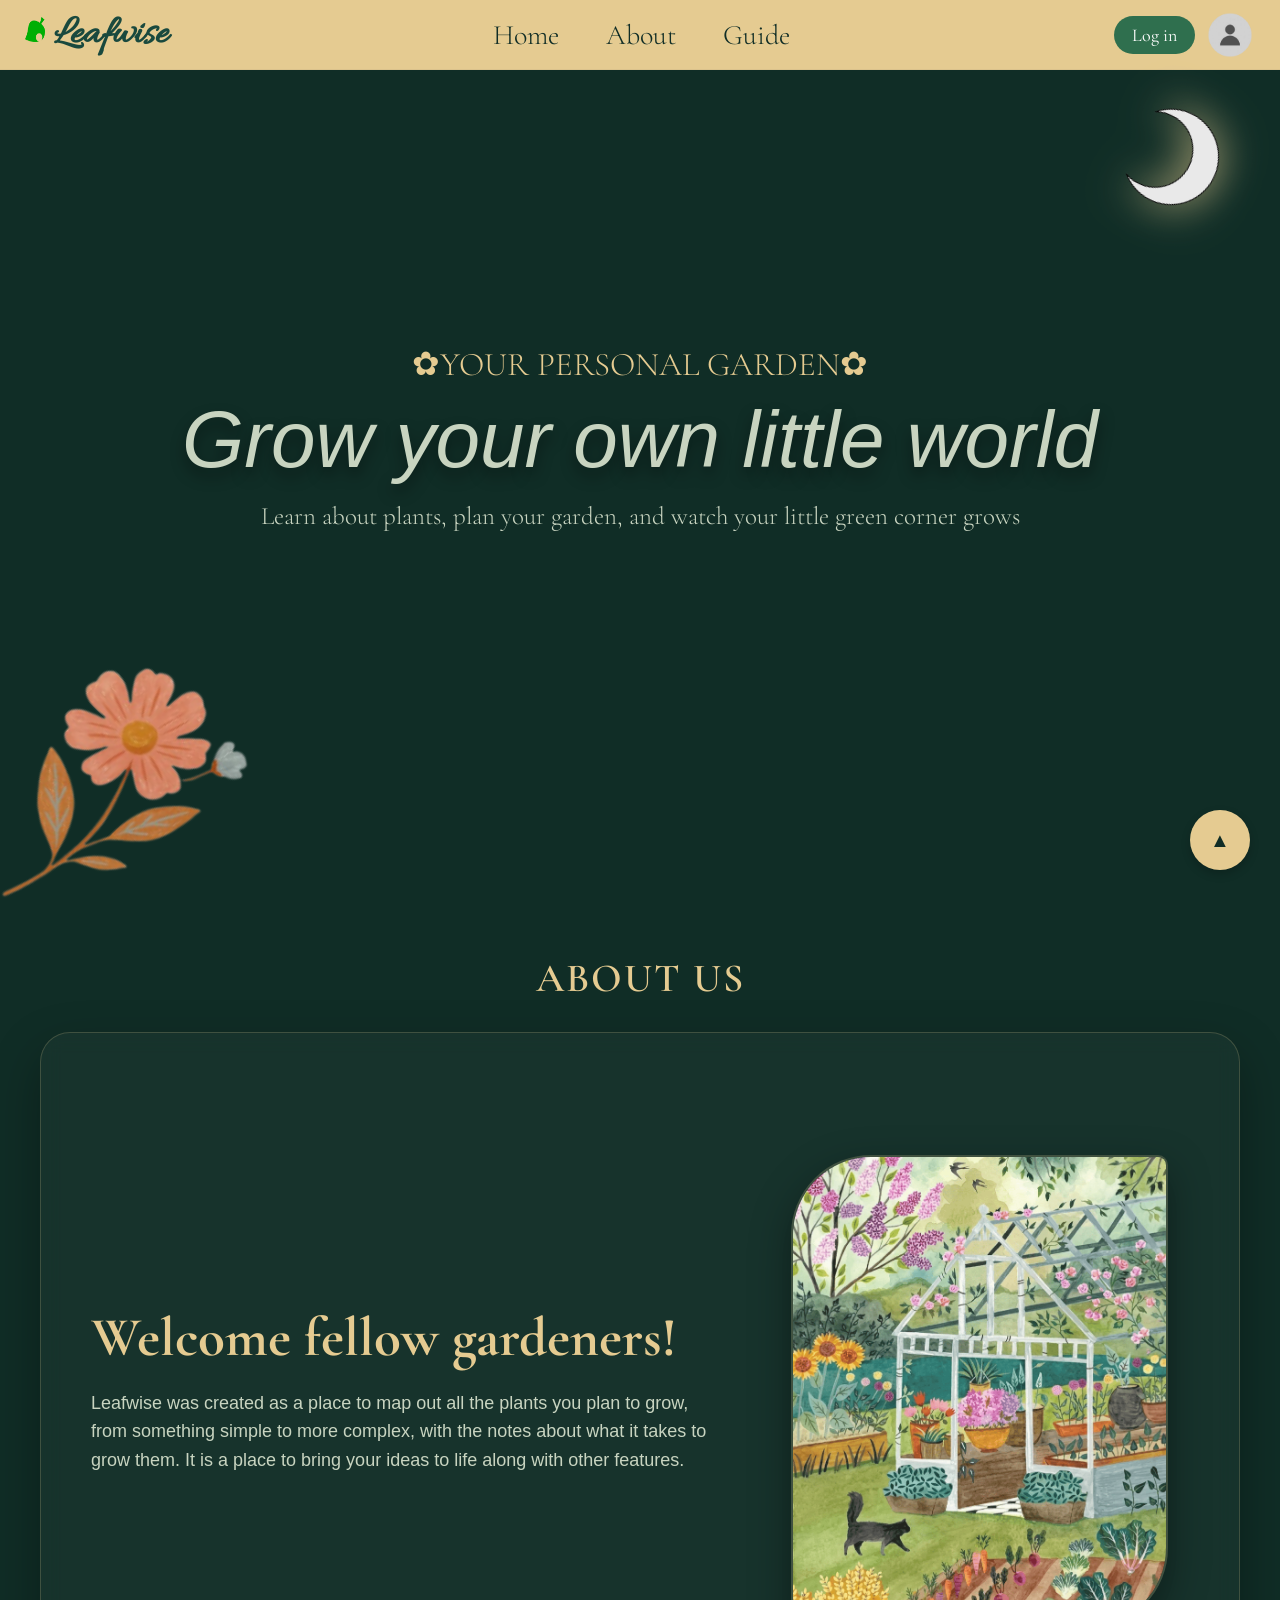
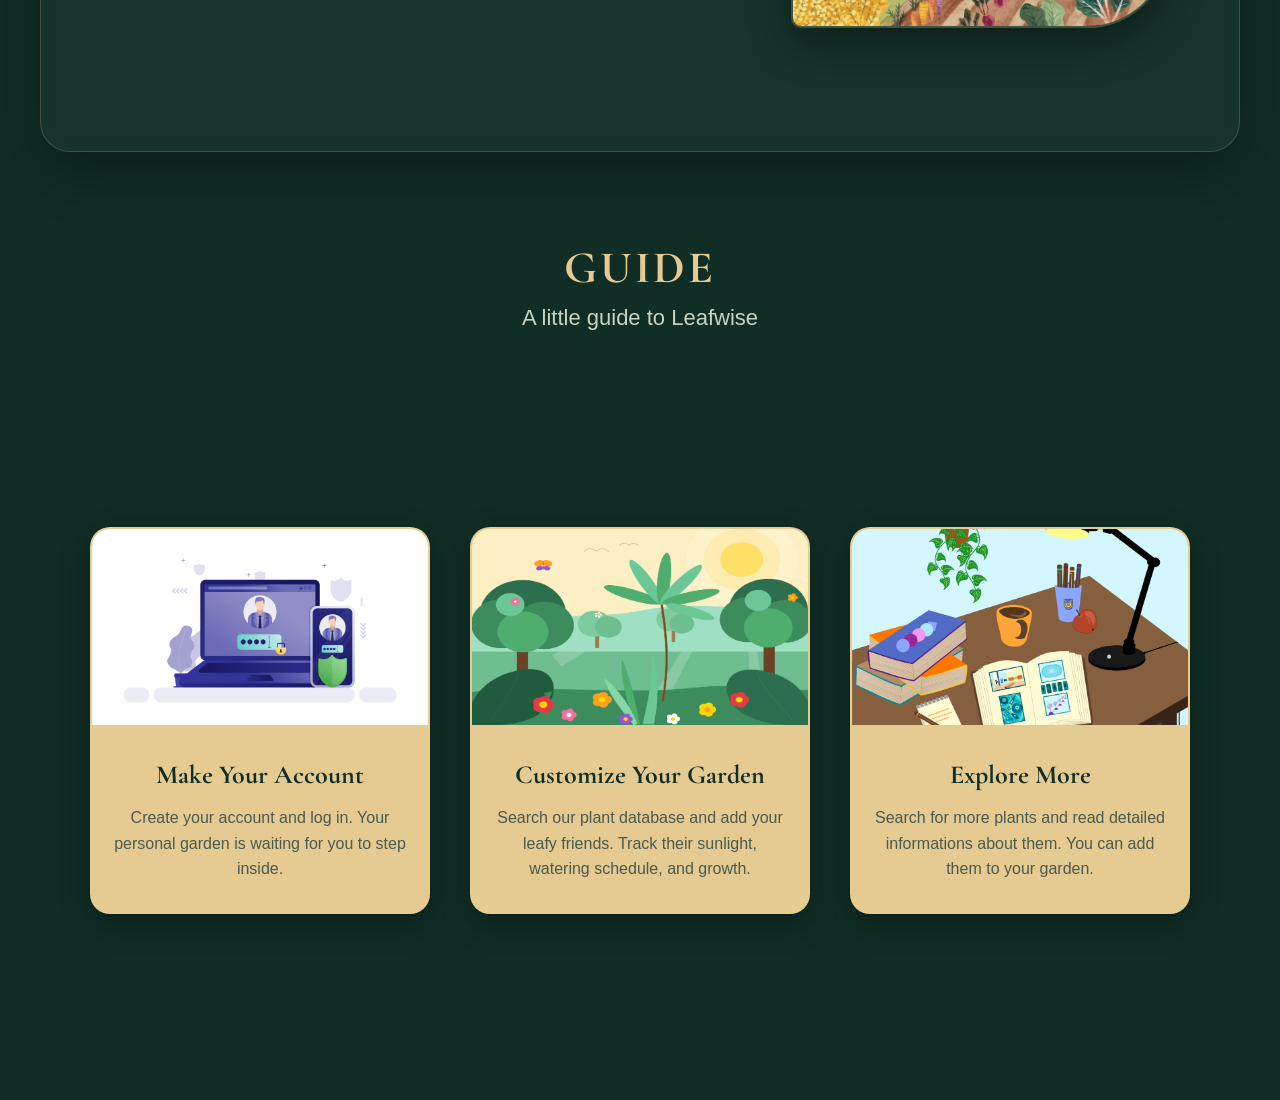
<file: before_login.html>
<!DOCTYPE html>
<html lang="en">
<head>
    <meta charset="UTF-8">
    <meta name="viewport" content="width=device-width, initial-scale=1.0">
    <title>Leafwise - Track Your Plants</title>
    <link rel="preconnect" href="https://fonts.googleapis.com">
    <link rel="preconnect" href="https://fonts.gstatic.com" crossorigin>
    <link href="https://fonts.googleapis.com/css2?family=Allura&family=Bpmf+Huninn&family=Cormorant+Garamond:ital,wght@0,300..700;1,300..700&display=swap" rel="stylesheet">
    <link rel="icon" href="assets/Leaf.png">
    <link rel="stylesheet" href="style.css">
</head>
<body>
    <section>
        <section id="top" class="home">
            <header>
                <nav class="nav1">
                    <div class="leafwise">
                        <img id="logo" src="assets/Leaf.png" alt="🍀">
                        <a id="leafwise" href="before_login.html">Leafwise</a>
                    </div>
                    <div class="nav1middle">
                        <a href="#top">Home</a>
                        <a href="#about">About</a>
                        <a href="#guide">Guide</a>
                    </div>
                    <div class="navright">
                        <a id="loginnav" href="login.html">Log in</a>
                        <img id="userpict" src="assets/whitethemeduser.png" alt="👤">
                    </div>
                </nav>
            </header>
            <img id="moon" src="assets/moon.png" alt="">
            <div class="homepage">
                <p id="ypg">✿YOUR PERSONAL GARDEN✿</p>
                <h1 id="MyGarden">Grow your own little world</h1>
                <p id="description">Learn about plants, plan your garden, and watch your little green corner grows</p>    
            </div>
            <img id="flower1" src="assets/flower1.png" alt="">
            <div class="particles">
                <div class="particle p1"></div>
                <div class="particle p2"></div>
                <div class="particle p3"></div>
                <div class="particle p4"></div>
                <div class="particle p5"></div>
                <div class="particle p6"></div>
                <div class="particle p7"></div>
                <div class="particle p8"></div>
                <div class="particle p9"></div>
                <div class="particle p10"></div>
                <div class="particle p11"></div>
                <div class="particle p12"></div>
                <div class="particle p13"></div>
                <div class="particle p14"></div>
                <div class="particle p15"></div>
            </div>
        </section>

        <section id="about" class="about">
            <header class="about-header">
                <h1 id="aboutus">ABOUT US</h1>
            </header>
            <div class="allabout">
                <div class="left">
                    <h1 id="welcome">Welcome fellow gardeners!</h1>
                    <p id="abt">Leafwise was created as a place to map out all the plants you plan to grow, from something simple to more complex, with the notes about what it takes to grow them. It is a place to bring your ideas to life along with other features.</p>
                </div>
        
                <div class="right">
                    <img src="assets/garden1.png" alt="🍀">
                </div>
            </div>
            
        </section>

        <section id="guide" class="guide">
            <div class="guide-header">
                <h1>GUIDE</h1>
                <p>A little guide to Leafwise</p>
            </div>
        
            <div class="stepbystep">
                <div class="step-card">
                    <img src="assets/loginimg.png" alt="🍀">
                    <div class="step-content">
                        <h3>Make Your Account</h3>
                        <p>Create your account and log in. Your personal garden is waiting for you to step inside.</p>
                    </div>
                </div>
                <div class="step-card">
                    <img src="assets/personalgardenn.png" alt="🍀">
                    <div class="step-content">
                        <h3>Customize Your Garden</h3>
                        <p>Search our plant database and add your leafy friends. Track their sunlight, watering schedule, and growth.</p>
                    </div>
                </div>
                <div class="step-card">
                    <img src="assets/wikis.png" alt="🍀">
                    <div class="step-content">
                        <h3>Explore More</h3>
                        <p>Search for more plants and read detailed informations about them. You can add them to your garden.</p>
                    </div>
                </div>
            </div>
            
        </section>

    </section>

    <a href="#top" id="topp">▲</a>
</body>
</html>
</file>
<file: style.css>
* /* default style for all */
{
    margin: 0px;
    padding: 0px;
    box-sizing: border-box;
}

html
{
  scroll-behavior: smooth;
}

section
{
  height: 100vh;

}

/*BEFORE LOGIN*/
.home 
{
  background-color: #102D26;
  position: relative;
  overflow: hidden;  
}

#logo
{
  height: 25px;
  width: 25px;
  padding-right: 5px;
}

#leafwise 
{
  font-size: 40px;
  font-family: "Allura", cursive;
  font-weight: 800;
  text-decoration: none;
  color: #19493e;
  display: inline-block;
  transition: all 0.2s ease-in-out;
}

#leafwise:hover 
{
  color: #2f6f4e; 
  text-shadow: 
    0 0 10px rgba(229, 203, 145, 0.6), 
    0 0 20px rgba(47, 111, 78, 0.4);   
    
}

.nav1
{
  display: flex;
  justify-content: space-between;
  align-items: center;
  padding: 0px 25px;
  background-color: #e5cb91;
  border-bottom: 1px solid #dbc28c;
  height: 70px;
}

.nav1middle
{
  font-size: 28px;
  font-family: "Cormorant Garamond", serif;
  font-optical-sizing: auto;
  font-weight: 200;
  font-style: normal;
}

.nav1middle a 
{
  display: inline-block;
  text-decoration: none;
  color: #102D26;
  transition: transform 0.1s cubic-bezier(0.175, 0.885, 0.32, 1.275), color 0.3s ease;
  margin: 20px;
}

.nav1middle a:hover 
{
  transform: translateY(-4px) rotate(-3deg);
  color: #2f6f4e;
}

.navright
{
  display: flex;
  align-items: center;
  gap: 10px;
}

#loginnav
{
  padding: 8px 18px;
  background-color: #2f6f4e;
  color: #fff;
  text-decoration: none;
  border-radius: 999px;
  font-family: "Cormorant Garamond", serif;
  font-size: 18px;
  transition: all 0.2s ease;
}
  
#loginnav:hover 
{
  background-color: #367e5a;
  transform: translateY(-2px);
  box-shadow: 0 6px 0px #102D26;
}
  
#loginnav:active 
{
  transform: translateY(2px);
  box-shadow: 0 2px 0px #102D26; 
}

#userpict
{
  height: 50px;
  width: 50px;

}

.homepage
{
  display: flex;
  flex-direction: column;
  justify-content: center;
  align-items: center;
  text-align: center;
  height: calc(100vh - 70px);
  padding-bottom: 15vh;
  animation: floatText 6s ease-in-out infinite;

}

.homepage p
{
  font-family: "Cormorant Garamond", serif;
  font-weight: 300; 

}

#ypg
{
  margin-top: 40px;
  font-size: 33px;
  margin-bottom: 10px;
  color: #e5cb91;
}

#MyGarden
{
  font-family: "Bpmf Huninn", sans-serif;
  font-weight: 400;
  font-style: italic;
  font-size: 80px;
  color: #c8d4c0;
  text-shadow: 0px 8px 15px rgba(0, 0, 0, 0.4); 
  
}
#description
{
  font-size: 25px;
  margin-top: 15px;
  color: #c8d4c0;

}

#flower1
{
  height: 350px;
  position: absolute;
  bottom: -70px;
  left: -20px;
  transform: rotate(45deg);
}

#moon {
  height: 100px;
  position: absolute;
  top: 110px;
  right: 60px; 
  transform: rotate(25deg);
  filter: drop-shadow(0 0 20px rgba(229, 203, 145, 0.8));
}

@keyframes floatText {
  0%, 100% { transform: translateY(0); }
  50% { transform: translateY(-10px); }
}

.particles {
  position: absolute;
  top: 0;
  left: 0;
  width: 100%;
  height: 100%;
  pointer-events: none;
  z-index: 1; 
}

.particle {
  position: absolute;
  background-color: #e5cb91;
  border-radius: 50%;
  box-shadow: 0 0 10px #e5cb91, 0 0 20px #e5cb91;
  opacity: 0;
  animation: floatParticle 12s infinite linear;
}

.p1  { width: 4px; height: 4px; top: 80%; left: 10%; animation-duration: 14s; animation-delay: 0s; }
.p2  { width: 6px; height: 6px; top: 60%; left: 20%; animation-duration: 11s; animation-delay: 2s; }
.p3  { width: 3px; height: 3px; top: 90%; left: 30%; animation-duration: 18s; animation-delay: 4s; }
.p4  { width: 5px; height: 5px; top: 70%; left: 40%; animation-duration: 15s; animation-delay: 1s; }
.p5  { width: 7px; height: 7px; top: 85%; left: 50%; animation-duration: 13s; animation-delay: 5s; }
.p6  { width: 4px; height: 4px; top: 50%; left: 60%; animation-duration: 16s; animation-delay: 3s; }
.p7  { width: 6px; height: 6px; top: 95%; left: 70%; animation-duration: 12s; animation-delay: 7s; }
.p8  { width: 3px; height: 3px; top: 75%; left: 80%; animation-duration: 20s; animation-delay: 2s; }
.p9  { width: 5px; height: 5px; top: 65%; left: 90%; animation-duration: 15s; animation-delay: 6s; }
.p10 { width: 4px; height: 4px; top: 40%; left: 15%; animation-duration: 17s; animation-delay: 8s; }
.p11 { width: 6px; height: 6px; top: 30%; left: 35%; animation-duration: 13s; animation-delay: 1s; }
.p12 { width: 3px; height: 3px; top: 55%; left: 55%; animation-duration: 19s; animation-delay: 4s; }
.p13 { width: 5px; height: 5px; top: 20%; left: 75%; animation-duration: 14s; animation-delay: 3s; }
.p14 { width: 4px; height: 4px; top: 10%; left: 85%; animation-duration: 16s; animation-delay: 5s; }
.p15 { width: 7px; height: 7px; top: 45%; left: 5%;  animation-duration: 12s; animation-delay: 9s; }

@keyframes floatParticle {
  0% { 
    transform: translateY(0) translateX(0) scale(1); 
    opacity: 0; 
  }
  10% { opacity: 0.8; }
  90% { opacity: 0.8; }
  100% { 
    /* Drifts upwards and slightly right */
    transform: translateY(-150px) translateX(50px) scale(1.5); 
    opacity: 0; 
  }
}

/*PAGE 2 BEFORE LOGIN = ABOUT*/

.about 
{
  box-sizing: border-box;
  height: 100vh;
  background-color: #102D26;
  display: flex;
  flex-direction: column;
  justify-content: center;  
}
  
.about-header 
{
  display: flex;
  justify-content: center;
  align-items: center;
  padding: 5px 20px 30px 20px;
}

#aboutus 
{
  font-family: "Cormorant Garamond", serif;
  font-weight: 600;
  font-size: 40px;
  color: #e5cb91;
  letter-spacing: 2px;
  margin: 0;
}

.allabout 
{
  display: grid;
  grid-template-columns: 3fr 2fr;
  gap: 50px;
  align-items: center;
  max-width: 1200px;
  width: 100%;
  height: 80%;
  margin: 0 auto;
  padding: 50px;
  box-sizing: border-box;
  background: rgba(255, 255, 255, 0.03);
  backdrop-filter: blur(10px);
  border: 1px solid rgba(229, 203, 145, 0.2);
  border-radius: 30px;
  box-shadow: 0 20px 50px rgba(0, 0, 0, 0.3);
}

div.left 
{
  display: flex;
  flex-direction: column;
  justify-content: center;
  align-items: flex-start;
}

#welcome 
{
  font-family: "Cormorant Garamond", serif;
  font-weight: 700;
  font-size: 55px;
  color: #e5cb91;
  margin-bottom: 20px;
  line-height: 1.1;
}

#abt 
{
  font-family: "Bpmf Huninn", sans-serif;
  font-size: 18px;
  color: #c8d4c0;
  line-height: 1.6;
  margin: 0;
}

div.right 
{
  display: flex;
  justify-content: center;
  align-items: center;
}

.right img 
{
  width: 90%;
  max-height: 65vh;  
  object-fit: cover;
  border-radius: 80px 10px 80px 10px;
  box-shadow: 0 15px 40px rgba(0, 0, 0, 0.4);
  border: 2px solid rgba(229, 203, 145, 0.2);
}
/*PAGE 3 BEFORE LOGIN = GUIDE*/
.guide
{
  background-color: #102D26; 
  min-height: calc(100vh - 70px);
  display: flex;
  flex-direction: column;
  align-items: center;
  padding: 40px 20px;
  box-sizing: border-box;
}

.guide-header 
{
  display: flex;    
  flex-direction: column;
  justify-content: center;
  align-items: center;
  text-align: center;
  margin-bottom: 50px;
}

.guide-header h1 
{
  font-family: "Cormorant Garamond", serif;
  font-size: 45px;
  font-weight: 700;
  color: #e5cb91;
  letter-spacing: 3px;
  margin: 0 0 10px 0;
}

.guide-header p 
{
  font-family: "Bpmf Huninn", sans-serif;
  font-size: 22px;
  color: #c8d4c0;
  margin: 0;
}

.stepbystep 
{
  display: grid;
  grid-template-columns: repeat(3, 1fr); 
  gap: 40px;
  width: 100%;
  max-width: 1100px;
  flex: 1;
  align-content: center;
}

.step-card 
{
  display: flex;
  flex-direction: column;
  background-color: #e5cb91; 
  border-radius: 20px;
  overflow: hidden;
  box-shadow: 0 10px 30px rgba(0, 0, 0, 0.3);
  border: 2px solid rgba(229, 203, 145, 0.2);
  transition: transform 0.3s ease, box-shadow 0.3s ease;
}

.step-card:hover 
{
  transform: translateY(-10px);
  box-shadow: 0 20px 40px rgba(0, 0, 0, 0.5), 0 0 20px rgba(229, 203, 145, 0.2);
}

.step-card img 
{
  width: 100%;
  height: 200px;
  object-fit: cover;
  border-bottom: 4px solid #e5cb91; 
}

.step-content 
{
  padding: 30px 20px;
  text-align: center;
  flex-grow: 1;
}

.step-content h3 
{
  font-family: "Cormorant Garamond", serif;
  font-size: 26px;
  font-weight: 700;
  color: #102D26; 
  margin: 0 0 15px 0;
}

.step-content p 
{
  font-family: "Bpmf Huninn", sans-serif;
  font-size: 16px;
  line-height: 1.6;
  color: #4a5a4e; 
  margin: 0;
}
  

/*UP BUTTON*/
/* From Uiverse.io by TimTrayler */ 
#topp 
{
  --hover-shadows: 0px 0px 25px 5px rgba(229, 203, 145, 0.6);
  --accent: #e5cb91; 
  font-weight: bold;
  font-size: 20px;
  width: 60px;
  height: 60px;
  border-radius: 50%; 
  border: none;
  background-color: #e5cb91;
  cursor: pointer;
  color: #102D26;
  display: flex;
  justify-content: center;
  align-items: center;
  text-decoration: none;
  transition: box-shadow ease-in-out 0.4s, background-color ease-in-out 0.3s, color ease-in-out 0.3s, transform ease-in-out 0.1s;
  box-shadow: 0 4px 10px rgba(0, 0, 0, 0.2);
  position: fixed;
  bottom: 30px;
  right: 30px;
  z-index: 3;
}

#topp:hover 
{
  box-shadow: var(--hover-shadows);
}

#topp:active 
{
  box-shadow: var(--hover-shadows), var(--accent) 0px 0px 30px 5px;
  background-color: #102D26;
  color: #e5cb91; 
  transform: scale(0.9);
}

/*LOGIN PAGE FRON UIVERSE.IO*/
.loginpage 
{
  background-color: #27997e;
  height: 100vh; 
  display: flex;
  justify-content: center; 
  align-items: center;     
}

.wrapper 
{
  --input-focus: #e5cb91; 
  --font-color: #c9dabe;  
  --font-color-sub: #7fa88c; 
  --bg-color: #e5cb91;    

  --main-color: #102D26;   
  
  display: flex; 
  flex-direction: column;
  align-items: center;
  justify-content: center;
  position: relative;

}

.switch 
{
  transform: translateY(-200px);
  position: relative;
  display: flex;
  flex-direction: column;
  justify-content: center;
  align-items: center;
  gap: 30px;
  width: 50px;
  height: 20px;
}

.card-side::before 
{
  position: absolute;
  content: 'Log in';
  left: -70px;
  top: 0;
  width: 100px;
  text-decoration: underline;
  color: #102D26; 
  font-weight: 600;
}

.card-side::after 
{
  position: absolute;
  content: 'Sign up';
  left: 70px;
  top: 0;
  width: 100px;
  text-decoration: none;
  color: #102D26;
  font-weight: 600;
}

.toggle 
{
  opacity: 0;
  width: 0;
  height: 0;
}

.slider 
{
  box-sizing: border-box;
  border-radius: 5px;
  border: 2px solid var(--main-color);
  box-shadow: 4px 4px var(--main-color);
  position: absolute;
  cursor: pointer;
  top: 0;
  left: 0;
  right: 0;
  bottom: 0;
  background-color: #e5cb91; 
  transition: 0.3s;
}

.slider:before 
{
  box-sizing: border-box;
  position: absolute;
  content: "";
  height: 20px;
  width: 20px;
  border: 2px solid var(--main-color);
  border-radius: 5px;
  left: -2px;
  bottom: 2px;
  background-color: var(--bg-color);
  box-shadow: 0 3px 0 var(--main-color);
  transition: 0.3s;
}

.toggle:checked + .slider 
{
  background-color: #2f6f4e;
}

.toggle:checked + .slider:before 
{
  transform: translateX(30px);
}

.toggle:checked ~ .card-side:before 
{
  text-decoration: none;
}

.toggle:checked ~ .card-side:after 
{
  text-decoration: underline;
}

.flip-card__inner 
{
  width: 300px;
  height: 350px;
  position: relative;
  background-color: transparent;
  perspective: 1000px;
  text-align: center;
  transition: transform 0.8s;
  transform-style: preserve-3d;
}

.toggle:checked ~ .flip-card__inner 
{
  transform: rotateY(180deg);
}

.toggle:checked ~ .flip-card__front 
{
  box-shadow: none;
}

.flip-card__front, .flip-card__back 
{
  padding: 20px;
  position: absolute;
  display: flex;
  flex-direction: column;
  justify-content: center;
  -webkit-backface-visibility: hidden;
  backface-visibility: hidden;
  background: #19493e;
  gap: 20px;
  border-radius: 5px;
  border: 2px solid var(--main-color);
  box-shadow: 4px 4px var(--main-color);
}

.flip-card__back 
{
  width: 100%;
  transform: rotateY(180deg);
}

.flip-card__form 
{
  display: flex;
  flex-direction: column;
  align-items: center;
  gap: 20px;
}

.title 
{
  margin: 20px 0 20px 0;
  font-size: 25px;
  font-weight: 900;
  text-align: center;
  color: var(--font-color);
}

.flip-card__input 
{
  width: 250px;
  height: 40px;
  border-radius: 5px;
  border: 2px solid var(--main-color);
  background-color: #fff;
  box-shadow: 4px 4px var(--main-color);
  font-size: 15px;
  font-weight: 600;
  color: #102D26;
  padding: 5px 10px;
  outline: none;
}

.flip-card__input::placeholder 
{
  color: var(--font-color-sub);
  opacity: 0.8;
}

.flip-card__input:focus 
{
  border: 2px solid var(--input-focus);
}

.flip-card__btn:active, .button-confirm:active 
{
  box-shadow: 0px 0px var(--main-color);
  transform: translate(3px, 3px);
}

.flip-card__btn 
{
  margin: 20px 0 20px 0;
  width: 120px;
  height: 40px;
  border-radius: 5px;
  border: 2px solid var(--main-color);
  background-color: #e5cb91; 
  box-shadow: 4px 4px var(--main-color);
  font-size: 17px;
  font-weight: 600;
  color: #102D26; 
  cursor: pointer;
}

/*BACK BUTTON IN LOGIN PAGE (also from uiverse)*/

#back 
{
  --hover-shadows: 0px 0px 25px 5px rgba(47, 111, 78, 0.6);
  --accent: #2f6f4e;
  
  font-weight: bold;
  font-size: 20px; 
  padding: 12px 24px;
  
  border-radius: 999px;
  
  background-color: #275e42;
  cursor: pointer;
  color: white;

  display: flex;
  justify-content: center;
  align-items: center;
  text-decoration: none;

  transition: box-shadow ease-in-out 0.4s, background-color ease-in-out 0.3s, transform ease-in-out 0.1s;

  position: fixed;
  top: 30px;
  left: 30px;
  z-index: 999;
}

#back:hover 
{
  box-shadow: var(--hover-shadows);
}

#back:active 
{
  box-shadow: var(--hover-shadows), var(--accent) 0px 0px 30px 5px;
  background-color: var(--accent);
  transform: scale(0.9); 
}


/*AFTER LOGIN FILE*/

.post-home 
{
  background-color: #102D26;
  position: relative;
  overflow: hidden;
}

.post-nav 
{
  display: flex;
  justify-content: space-between;
  align-items: center;
  padding: 0px 20px;
  background-color: #e5cb91;
  border-bottom: 1px solid #ddd;
  height: 70px;
}

#post-logo 
{
  height: 25px;
  width: 25px;
  padding-right: 5px;
}

#post-leafwise 
{
  font-size: 40px;
  font-family: "Allura", cursive;
  font-weight: 800;
  text-decoration: none;
  color: #19493e;
  display: inline-block;
  transition: all 0.2s ease-in-out;
}

#post-leafwise:hover 
{
  color: #2f6f4e;
  text-shadow:
  0 0 10px rgba(229, 203, 145, 0.6),
  0 0 20px rgba(47, 111, 78, 0.4);
}

.post-nav-links 
{
  font-size: 30px;
  font-family: "Cormorant Garamond", serif;
  font-optical-sizing: auto;
  font-weight: 200;
  font-style: normal;
}

.post-nav-links a 
{
  display: inline-block;
  padding: 40px;
  text-decoration: none;
  color: #102D26;
  transition: transform 0.1s cubic-bezier(0.175, 0.885, 0.32, 1.275), color 0.3s ease;
}

.post-nav-links a:hover 
{
  transform: translateY(-4px) rotate(-3deg);
  color: #2f6f4e;
}

.post-nav-right 
{
  position: relative;
  display: flex;
  justify-content: space-between;
  align-items: center;
  gap: 10px;
  margin-left: 60px;
}

.post-hero 
{
  display: flex;
  flex-direction: column;
  justify-content: center;
  align-items: center;
  text-align: center;
  min-height: calc(100vh - 70px);
  padding-bottom: 15vh;
  animation: postFloatText 6s ease-in-out infinite;
}

.post-hero p 
{
  font-family: "Cormorant Garamond", serif;
  font-weight: 300;
}

#post-kicker 
{
  margin-top: 40px;
  font-size: 33px;
  margin-bottom: 10px;
  color: #e5cb91;
}

#post-title 
{
  font-family: "Bpmf Huninn", sans-serif;
  font-weight: 400;
  font-style: italic;
  font-size: 80px;
  color: #c8d4c0;
  text-shadow: 0px 8px 15px rgba(0, 0, 0, 0.4);
}

#post-subtitle 
{
  font-size: 25px;
  margin-top: 15px;
  color: #c8d4c0;
  }

/*button my garden from uiverse*/
#post-cta 
{
  padding-left: 25px;
  padding-right: 25px;
  padding-bottom: 15px;
  padding-top: 15px;
  margin-top: 40px;
  border-radius: 9px;
  background: #e5cb91;
  border: none;
  font-family: inherit;
  font-weight: 600;
  font-size: 22px;
  color: #102D26;
  text-align: center;
  cursor: pointer;
  transition: 0.4s;
}

#post-cta a
{
  text-decoration: none;
  color: #102D26;
}

#post-cta:hover { box-shadow: 0px 0px 35px 8px rgba(235, 208, 150, 0.5); }
#post-cta:active {
transform: scale(0.97);
box-shadow: 0px 0px 45px 10px rgba(235, 208, 150, 0.7);
}

#post-flower 
{
  height: 350px;
  position: absolute;
  bottom: -70px;
  left: -20px;
  transform: rotate(45deg);
}

@keyframes postFloatText 
{
  0%, 100% { transform: translateY(0); }
  50% { transform: translateY(-10px); }
}

#post-moon 
{
  height: 100px;
  position: absolute;
  top: 110px;
  right: 60px;
  transform: rotate(25deg);
  filter: drop-shadow(0 0 20px rgba(229, 203, 145, 0.8));
}

.post-particles 
{
  position: absolute;
  top: 0;
  left: 0;
  width: 100%;
  height: 100%;
  pointer-events: none;
  z-index: 1;
}

.post-particle 
{
  position: absolute;
  background-color: #e5cb91;
  border-radius: 50%;
  box-shadow: 0 0 10px #e5cb91, 0 0 20px #e5cb91;
  opacity: 0;
  animation: postFloatParticle 12s infinite linear;
}

.post-p1  { width: 4px; height: 4px; top: 80%; left: 10%; animation-duration: 14s; animation-delay: 0s; }
.post-p2  { width: 6px; height: 6px; top: 60%; left: 20%; animation-duration: 11s; animation-delay: 2s; }
.post-p3  { width: 3px; height: 3px; top: 90%; left: 30%; animation-duration: 18s; animation-delay: 4s; }
.post-p4  { width: 5px; height: 5px; top: 70%; left: 40%; animation-duration: 15s; animation-delay: 1s; }
.post-p5  { width: 7px; height: 7px; top: 85%; left: 50%; animation-duration: 13s; animation-delay: 5s; }
.post-p6  { width: 4px; height: 4px; top: 50%; left: 60%; animation-duration: 16s; animation-delay: 3s; }
.post-p7  { width: 6px; height: 6px; top: 95%; left: 70%; animation-duration: 12s; animation-delay: 7s; }
.post-p8  { width: 3px; height: 3px; top: 75%; left: 80%; animation-duration: 20s; animation-delay: 2s; }
.post-p9  { width: 5px; height: 5px; top: 65%; left: 90%; animation-duration: 15s; animation-delay: 6s; }
.post-p10 { width: 4px; height: 4px; top: 40%; left: 15%; animation-duration: 17s; animation-delay: 8s; }
.post-p11 { width: 6px; height: 6px; top: 30%; left: 35%; animation-duration: 13s; animation-delay: 1s; }
.post-p12 { width: 3px; height: 3px; top: 55%; left: 55%; animation-duration: 19s; animation-delay: 4s; }
.post-p13 { width: 5px; height: 5px; top: 20%; left: 75%; animation-duration: 14s; animation-delay: 3s; }
.post-p14 { width: 4px; height: 4px; top: 10%; left: 85%; animation-duration: 16s; animation-delay: 5s; }
.post-p15 { width: 7px; height: 7px; top: 45%; left: 5%;  animation-duration: 12s; animation-delay: 9s; }

@keyframes postFloatParticle 
{
  0% {
  transform: translateY(0) translateX(0) scale(1);
  opacity: 0;
  }
  10% { opacity: 0.8; }
  90% { opacity: 0.8; }
  100% {

  transform: translateY(-150px) translateX(50px) scale(1.5);
  opacity: 0;
  }
}

/*USER DROPDOWN (after login)*/
.navright { position: relative; }

.user-menu {
  position: absolute;
  top: calc(100% + 14px);
  right: 0;
  min-width: 170px;
  padding: 10px;
  display: flex;
  flex-direction: column;
  gap: 8px;
  background: #19493e;
  border: 2px solid #e5cb91;
  border-radius: 12px;
  box-shadow: 3px 3px 0 #102D26, 0 8px 20px rgba(0, 0, 0, 0.25);
  z-index: 1000;
}
.user-menu[hidden] { display: none; }

.user-menu-name {
  margin: 0;
  padding: 2px 6px 8px;
  border-bottom: 1px solid rgba(229, 203, 145, 0.4);
  font-family: "Cormorant Garamond", serif;
  font-size: 18px;
  font-weight: 700;
  color: #e5cb91;
  overflow-wrap: anywhere;
}

.user-menu-btn {
  padding: 8px 12px;
  border: none;
  border-radius: 8px;
  background: #e5cb91;
  color: #102D26;
  font-family: "Cormorant Garamond", serif;
  font-size: 18px;
  font-weight: 700;
  text-align: left;
  cursor: pointer;
  transition: background-color 0.2s ease, transform 0.1s ease;
}
.user-menu-btn:hover,
.user-menu-btn:focus-visible { background: #c9dabe; outline: none; }
.user-menu-btn:active { transform: scale(0.97); }

/*MY PERSONAL GARDEN PAGE*/
/*BUTTON ADD PLANTS (from uiverse but revised manually with ai*/

.sprout-btn 
{
  position: relative;
  padding: 13px 35px;
  background: transparent; 
  font-size: 17px;
  font-weight: 900;
  color: #181818;
  border: none;
  border-radius: 8px;
  transition: all .3s ease-in-out;
  cursor: pointer;
  margin-left: 50px;
  overflow: visible;  
  z-index: 10; 
}

.sprout-btn::before 
{
  content: "";
  position: absolute;
  inset: 0;
  background: #f5ddb7;
  border-radius: 8px;
  box-shadow: 2px 2px 5px #18181869, inset 2px 2px 10px #ffffffb0;
  z-index: 2; 
  transition: border-radius .3s ease-in-out;
}

.sprout-btn span 
{
  position: relative;
  z-index: 3;
}

.sprout-btn:hover::before 
{
  padding: 13px 30px; 
  border-radius: 8px 8px 24px 24px;
}

.icon-1, .icon-2, .icon-3, .icon-4, .icon-5 
{
  position: absolute;
  top: 10%;
  left: 50%;
  transform: translate(-50%, 0);
  width: 0px; 
  height: auto;
  transition: all .5s ease-in-out;
  z-index: 5; 
}

.sprout-btn:hover .icon-1 
{
  top: -250%;
  left: 50%;
  transform: translate(-50%, 0);
  width: 50px;
  height: auto;
  animation: inIcon1 1s ease .45s forwards;
}

.sprout-btn:hover .icon-2 
{
  top: -200%;
  left: 90%;
  transform: translate(-50%, 0);
  width: 75px;
  height: auto;
  animation: inIcon2 1s ease .45s forwards;
}

.sprout-btn:hover .icon-3 
{
 top: -160%;
 left: 20%;
 transform: translate(-50%, 0);
 width: 60px;
 height: auto;
 animation: inIcon3 1s ease .45s forwards;
}

.sprout-btn:hover .icon-4 
{
  top: -340%;
  left: 10%;
  transform: translate(-50%, 0);
  width: 85px;
  height: auto;
  animation: inIcon4 1s ease .45s forwards;
}

.sprout-btn:hover .icon-5 
{
  top: -350%;
  left: 90%;
  transform: translate(-50%, 0);
  width: 85px;
  height: auto;
  animation: inIcon5 1s ease .45s forwards;
}

@keyframes inIcon1 
{
 0% {
   transform-origin: 0 100%;
   transform: translate(-50%, 0) rotate(0deg);
 }
 25% {
   transform-origin: 0 100%;
   transform: translate(-50%, 0) rotate(5deg);
 }
 50% {
   transform-origin: 0 100%;
   transform: translate(-50%, 0) rotate(1deg);
 }
 65% {
   transform-origin: 0 100%;
   transform: translate(-50%, 0) rotate(3deg);
 }
 100% {
   transform-origin: 0 100%;
   transform: translate(-50%, 0) rotate(0deg);
 }
}

@keyframes inIcon2 
{
 0% {
   transform-origin: 0 100%;
   transform: translate(-50%, 0) rotate(0deg);
 }
 35% {
   transform-origin: 0 100%;
   transform: translate(-50%, 0) rotate(10deg);
 }
 50% {
   transform-origin: 0 100%;
   transform: translate(-50%, 0) rotate(4deg);
 }
 80% {
   transform-origin: 0 100%;
   transform: translate(-50%, 0) rotate(5deg);
 }
 100% {
   transform-origin: 0 100%;
   transform: translate(-50%, 0) rotate(0deg);
 }
}

@keyframes inIcon3 
{
 0% {
   transform-origin: 0 100%;
   transform: translate(-50%, 0) rotate(0deg);
 }
 35% {
   transform-origin: 0 100%;
   transform: translate(-50%, 0) rotate(-2deg);
 }
 100% {
   transform-origin: 0 100%;
   transform: translate(-50%, 0) rotate(0deg);
 }
}

@keyframes inIcon4 
{
 0% {
   transform-origin: 0 100%;
   transform: translate(-50%, 0) rotate(0deg);
 }
 40% {
   transform-origin: 0 100%;
   transform: translate(-50%, 0) rotate(-3deg);
 }
 100% {
   transform-origin: 0 100%;
   transform: translate(-50%, 0) rotate(0deg);
 }
}

@keyframes inIcon5 
{
 0% {
   transform-origin: 0 100%;
   transform: translate(-50%, 0) rotate(0deg);
 }
 35% {
   transform-origin: 0 100%;
   transform: translate(-50%, 0) rotate(-3deg);
 }
 100% {
   transform-origin: 0 100%;
   transform: translate(-50%, 0) rotate(0deg);
 }
}

.fil-leaf-1 { fill: #7B9B3A; }
.fil-leaf-2 { fill: #556729; fill-rule: nonzero; }
.fil-leaf-3 { fill: #556729; }
.fil-leaf-4 { fill: #3C4819; }
.fil-leaf-5 { fill: #3C4819; }

.root-1, .root-2, .root-3, .root-4, .root-5 
{
  position: absolute;
  bottom: 0%; 
  left: 50%;
  transform: translate(-50%, 0) rotate(0deg);
  width: 0px; 
  height: auto;
  transition: all .5s ease-in-out;
  z-index: 0;
  transform-origin: top center; 
}

.sprout-btn:hover .root-1 
{
  bottom: -180%; 
  left: 20%; 
  width: 35px;
  animation: swayRightFar 1.6s ease-out forwards;
}
.sprout-btn:hover .root-2 
{
  bottom: -220%;
  left: 35%; 
  width: 40px;
  animation: swayRight 1.7s ease-out forwards;
}
.sprout-btn:hover .root-3 
{
  bottom: -200%;
  left: 50%; 
  width: 38px;
  animation: swayCenter 1.5s ease-out forwards;
}
.sprout-btn:hover .root-4 
{
  bottom: -210%;
  left: 65%; 
  width: 42px;
  animation: swayLeft 1.8s ease-out forwards;
}
.sprout-btn:hover .root-5 
{
  bottom: -200%;
  left: 80%; 
  width: 35px;
  animation: swayLeftFar 1.9s ease-out forwards;
}

@keyframes swayLeftFar 
{
  0% { transform: translate(-50%, 0) rotate(0deg); }
  100% { transform: translate(-50%, 0) rotate(-12deg); }
}
@keyframes swayLeft 
{
  0% { transform: translate(-50%, 0) rotate(0deg); }
  100% { transform: translate(-50%, 0) rotate(-6deg); }
}
@keyframes swayCenter 
{
  0% { transform: translate(-50%, 0) rotate(0deg); }
  100% { transform: translate(-50%, 0) rotate(3deg); }
}
@keyframes swayRight 
{
  0% { transform: translate(-50%, 0) rotate(0deg); }
  100% { transform: translate(-50%, 0) rotate(7deg); }
}
@keyframes swayRightFar 
{
  0% { transform: translate(-50%, 0) rotate(0deg); }
  100% { transform: translate(-50%, 0) rotate(14deg); }
}

.gardenn
{
  background-color: #155a4a;
  min-height: 100vh;
}
.gardenn,.explorepage { height: auto; }

#backgarden {
  --hover-glow: 0px 0px 20px 4px rgba(229, 203, 145, 0.6); 
  --bg-color: #294936; 
  --text-color: #e5cb91; 
  font-family: "Cormorant Garamond", serif;
  font-weight: 700;
  font-size: 18px; 
  padding: 10px 22px;
  border-radius: 999px; 
  border: 2px solid #e5cb91;
  background-color: var(--bg-color);
  color: var(--text-color);
  box-shadow: 3px 3px 0px #e6cb92d2;  
  cursor: pointer;
  display: flex;
  justify-content: center;
  align-items: center;
  gap: 8px;
  text-decoration: none;
  transition: all 0.3s ease;
  position: fixed;
  top: 30px;
  left: 30px;
  z-index: 999;
}

#backgarden:hover {
  box-shadow: var(--hover-glow), 4px 4px 0px #102D26;
  background-color: #e5cb91; 
  color: #294936;
  transform: translateY(-2px); 
}

#backgarden:active {
  box-shadow: 0px 0px 0px #102D26; 
  background-color: #c9dabe;
  transform: translate(3px, 3px);
}

.navmpg
{
  background-color: #155a4a;
  height: 150px;
  display: flex;
  flex-direction: column;
  justify-content: center;
  align-items: center;
  margin-bottom: 40px;

}
.navmpg h1
{
  margin-bottom: 20px;
  font-family: "Cormorant Garamond", serif;
  font-optical-sizing: auto;
  font-weight: 700;
  font-style: italic;
  color: #e5cb91;
  font-size: 60px;
}
.navmpg p
{
  font-family: "Bpmf Huninn", sans-serif;
  font-weight: 400;
  font-style: normal;
  font-size: 30px;
  color: #aecfb6;
}

.myplants
{
  display: flex;
  flex-direction: row-reverse;
  justify-content: flex-end;
  align-items: center;

}
/*card fronm uiverse, n edited*/
.flip-card 
{
  background-color: transparent;
  width: 190px;
  height: 254px;
  perspective: 1000px;
  font-family: "Bpmf Huninn", sans-serif;
  font-weight: 400;
  font-style: normal;
  font-size: 30px;
  margin-left: 50px;
}

.title 
{
  font-size: 1.5em;
  font-weight: 900;
  text-align: center;
  margin: 0;
}

.flip-card-inner 
{
  position: relative;
  width: 100%;
  height: 100%;
  text-align: center;
  transition: transform 0.8s;
  transform-style: preserve-3d;
}

.flip-card:hover .flip-card-inner 
{
  transform: rotateY(180deg);
}

.flip-card-front, .flip-card-back 
{
  box-shadow: 0 8px 14px 0 rgba(0,0,0,0.2);
  position: absolute;
  display: flex;
  flex-direction: column;
  justify-content: center;
  width: 100%;
  height: 100%;
  -webkit-backface-visibility: hidden;
  backface-visibility: hidden;
  border: 2px solid #e5cb91;
  border-radius: 1rem;
}

.flip-card-front 
{
    background: linear-gradient(120deg, rgb(74, 161, 125) 30%, rgb(101, 160, 101) 88%,
     rgb(127, 196, 153) 40%, #e5cb91 78%);
  color: #e5cb91;

}

.flip-card-back 
{
  background: linear-gradient(120deg, #48633f 50%, #294936 88%,
     rgb(255, 211, 195) 40%, rgb(101, 160, 101) 48%);
  color: #e5cb91;
  transform: rotateY(180deg);
}

.deleteplant
{
  display: flex;
  flex-direction: column;
  justify-content: center;
  align-items: center;
}
.deleteplant p
{
  
  margin-top: 20px;
  margin-bottom: 20px;
  color: #e5cb91;
}

.btn 
{
  width: 120px;
  height: 40px;
  border-radius: 5px;
  border: none;
  transition: all 0.5s ease-in-out;
  font-size: 15px;
  font-family: Verdana, Geneva, Tahoma, sans-serif;
  font-weight: 600;  
  background: #294936;
  color: #f5f5f5;
  cursor: pointer;
  display: flex;
  flex-direction: row;
  justify-content: center;
  align-items: center;
  overflow: hidden; 
  position: relative;
}

.btn:hover 
{
  box-shadow: 0 0 20px 0px #2e2e2e3a;
}

.btn .icon 
{
  position: absolute;
  left: 0; 
  height: 40px;
  width: 40px;
  transition: all 0.5s;
  display: flex;
  justify-content: center;
  align-items: center;
}

.btn .text 
{
  transform: translateX(12px); 
  transition: all 0.5s;
}

.btn:hover .icon 
{
  width: 120px; 
}

.btn:hover .text 
{
  opacity: 0;
}

.btn:focus 
{
  outline: none;
}

.btn:active .icon 
{
  transform: scale(0.85);
}

/*GARDEN: plant cards, popups and nav badge (cards are drawn by js/garden.js)*/
/* Row of plants: Add button first, then newest -> oldest. A full row wraps the oldest plants down. */
.myplants 
{
  display: flex;
  flex-direction: row;
  flex-wrap: wrap;
  justify-content: flex-start;
  align-items: flex-start;
  gap: 40px 0;
  padding: 0 50px 60px 0;
}
.myplants .sprout-btn { margin-top: 100px; }

.plant 
{
  width: 190px;
  margin-left: 50px;
  display: flex;
  flex-direction: column;
  align-items: center;
  font-family: "Bpmf Huninn", sans-serif;
}
.plant .flip-card { margin-left: 0; font-size: 17px; }

.plant-photo { width: 100%; height: 100%; object-fit: cover; border-radius: calc(1rem - 2px); }
.plant-leaf { width: 90px; margin: auto; opacity: 0.85; }

.plant .flip-card-back { padding: 12px; gap: 6px; align-items: center; }
.plant .flip-card-back .title { font-size: 1.25em; margin-bottom: 2px; }
.plant-info { margin: 0; font-size: 13px; line-height: 1.25; text-align: center; }
.plant-info b 
{
  display: block;
  font-size: 11px;
  font-weight: 600;
  letter-spacing: 0.08em;
  text-transform: uppercase;
  color: #c9dabe;
}

.plant .deleteplant { width: 100%; }
.plant .deleteplant .plant-name { margin: 16px 0 6px; font-size: 24px; line-height: 1.15; text-align: center; }
.plant .deleteplant .water-status 
{
  margin: 0 0 12px;
  padding: 3px 12px;
  border-radius: 999px;
  font-size: 15px;
  text-align: center;
  color: #102D26;
}
.plant .deleteplant .gd-btn { margin-bottom: 10px; }

.plant.due .flip-card-front,
.plant.due .flip-card-back { box-shadow: 0 0 0 3px #ffe27a, 0 0 22px 6px rgba(255, 226, 122, 0.75); }
.plant.due .deleteplant .water-status { background: #102D26; color: #ffe27a; font-weight: 700; }

@media (hover: none) 
{
  .plant .flip-card:hover .flip-card-inner { transform: none; }
  .plant .flip-card.flipped .flip-card-inner { transform: rotateY(180deg); }
}

.gd-btn 
{
  min-width: 140px;
  height: 36px;
  padding: 0 14px;
  border-radius: 5px;
  border: 2px solid #102D26;
  background: #e5cb91;
  box-shadow: 3px 3px #102D26;
  color: #102D26;
  font: 600 15px "Bpmf Huninn", sans-serif;
  cursor: pointer;
}
.gd-btn:hover { background: #c9dabe; }
.gd-btn:active { box-shadow: 0 0 #102D26; transform: translate(3px, 3px); }
.gd-btn:disabled { opacity: 0.6; cursor: wait; }
.gd-btn.ghost { min-width: 0; background: transparent; border-color: #e5cb91; box-shadow: none; color: #e5cb91; }
.gd-btn.ghost:hover { background: rgba(229, 203, 145, 0.15); }

.gd-dialog {
  margin: auto; 
  width: min(560px, calc(100% - 2rem));
  max-height: 85vh;
  overflow: auto;
  padding: 20px;
  border: 2px solid #e5cb91;
  border-radius: 12px;
  background: #102D26;
  color: #c9dabe;
  box-shadow: 4px 4px 0 #0a1c17;
  font-family: "Bpmf Huninn", sans-serif;
}
.gd-dialog::backdrop { background: rgba(16, 45, 38, 0.65); }
.gd-dialog a { color: #e5cb91; }
.gd-head { display: flex; justify-content: space-between; align-items: center; gap: 12px; margin-bottom: 14px; }
.gd-head h2 { font-family: "Cormorant Garamond", serif; font-style: italic; font-size: 30px; color: #e5cb91; }
.gd-row { display: flex; flex-wrap: wrap; gap: 8px; }
.gd-input 
{
  flex: 1;
  min-width: 0;
  height: 38px;
  padding: 0 10px;
  border: 2px solid #e5cb91;
  border-radius: 5px;
  background: #fff;
  color: #102D26;
  font: 600 15px "Bpmf Huninn", sans-serif;
}
.gd-select { flex: 0 0 auto; }
.gd-msg { min-height: 1.4em; margin: 10px 0 0; font-size: 15px; }
.gd-grid { display: grid; grid-template-columns: repeat(auto-fill, minmax(150px, 1fr)); gap: 12px; margin-top: 12px; }
.gd-card 
{
  display: flex;
  flex-direction: column;
  gap: 6px;
  padding: 10px;
  border: 1px solid rgba(229, 203, 145, 0.5);
  border-radius: 10px;
  background: #19493e;
  text-align: center;
}
.gd-card img { width: 100%; height: 96px; object-fit: cover; border-radius: 6px; background: #102D26; }
.gd-card img.ph { object-fit: contain; padding: 14px; }
.gd-card h3 { font-size: 17px; color: #e5cb91; }
.gd-card .gd-btn { min-width: 0; width: 100%; }
.gd-dialog .sci { font-style: italic; font-size: 14px; opacity: 0.85; }
#add-details { display: flex; flex-direction: column; gap: 10px; }
.gd-photo { width: 100%; max-height: 220px; object-fit: cover; border-radius: 8px; }
.gd-name { font-size: 24px; color: #e5cb91; }
.gd-chart { display: block; width: 100%; height: auto; }

.gd-toast 
{
  position: fixed;
  bottom: 24px;
  left: 50%;
  transform: translateX(-50%);
  padding: 10px 18px;
  border-radius: 999px;
  background: #e5cb91;
  color: #102D26;
  font: 600 15px "Bpmf Huninn", sans-serif;
  opacity: 0;
  pointer-events: none;
  transition: opacity 0.25s;
  z-index: 2000;
}
.gd-toast.show { opacity: 1; }

/* Watering badge next to "Personal Garden" in after_login.html */
.due-badge {
  display: inline-flex;
  justify-content: center;
  align-items: center;
  min-width: 22px;
  height: 22px;
  padding: 0 6px;
  margin-left: 6px;
  border-radius: 999px;
  background: #102D26;
  color: #e5cb91;
  font-size: 15px;
  font-weight: 700;
  vertical-align: middle;
}
.due-badge[hidden] { display: none; }

/*EXPLORE PAGE (paste below the GARDEN block; it reuses .plant, .gd-btn, .gd-input and .gd-dialog from there)*/
.explorepage { background-color: #155a4a; min-height: 100vh; }

.explore-search { display: flex; flex-wrap: wrap; gap: 8px; max-width: 640px; margin: 0 auto; padding: 0 20px; }
.explore-msg 
{
  min-height: 1.5em;
  margin: 14px 0 34px;
  text-align: center;
  font-family: "Bpmf Huninn", sans-serif;
  font-size: 18px;
  color: #e5cb91;
}

.explore-grid { display: flex; flex-wrap: wrap; justify-content: center; gap: 40px 50px; padding: 0 50px 80px; }
.explore-grid .plant { margin-left: 0; }
.plant .deleteplant .plant-sci { margin: 0 0 12px; font-size: 14px; font-style: italic; text-align: center; color: #102D26; }

#plant-body { display: flex; flex-direction: column; gap: 10px; }
</file>
